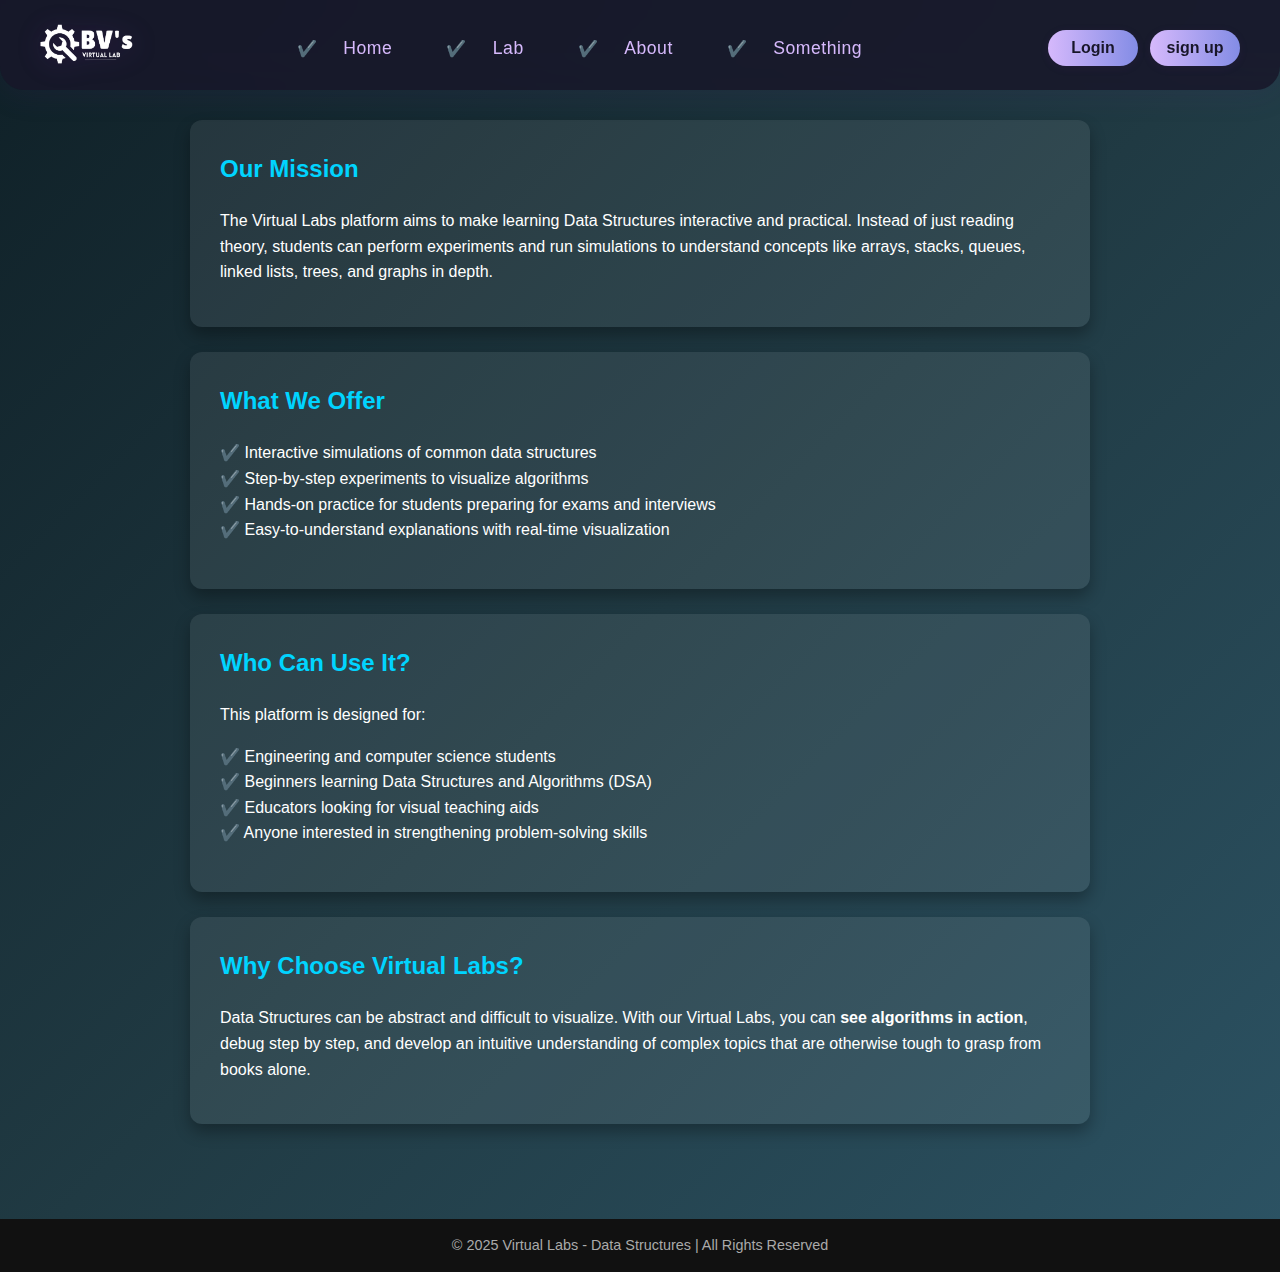
<file: About.html>
<!DOCTYPE html>
<html lang="en">
<head>
  <meta charset="UTF-8">
  <title>About | Virtual Labs - Data Structures</title>
  <link rel="stylesheet" href="styles.css">
  <style>
    body {
      margin: 0;
      font-family: Arial, sans-serif;
      background: linear-gradient(135deg, #0f2027, #203a43, #2c5364);
      color: #fff;
      line-height: 1.6;
    }

    header {
      background: #111;
      padding: 15px;
      text-align: center;
    }

    header h1 {
      margin: 0;
      font-size: 2em;
      color: #00d4ff;
    }

    .container {
      max-width: 900px;
      margin: auto;
      padding: 40px 20px;
    }

    .card {
      background: rgba(255, 255, 255, 0.08);
      border-radius: 12px;
      padding: 30px;
      margin-bottom: 25px;
      box-shadow: 0 8px 16px rgba(0,0,0,0.3);
      transition: transform 0.3s ease;
    }

    .card:hover {
      transform: translateY(-8px);
    }

    h2 {
      color: #00d4ff;
      margin-top: 0;
    }

    p {
      margin: 12px 0;
    }

    ul {
      list-style: none;
      padding: 0;
    }

    ul li::before {
      content: "✔️ ";
      color: #00d4ff;
    }

    footer {
      text-align: center;
      padding: 15px;
      background: #111;
      margin-top: 30px;
      font-size: 0.9em;
      color: #aaa;
    }
  </style>
</head>
<body>

 <div id="header">
     <div id="symbol">
         <a><img src="logo.png" style="width: 93px; height: 40px;"></a>
     </div>
     <div id="list">
         <ul>
             <li><a href="index.html" >Home</a></li>
             <li><a href="lab.html">Lab</a></li>
             <li><a href="About.html" class="active">About</a></li>
             <li><a href="#">Something</a></li>
         </ul>
         </div>
         <div id="login-signup">
         <div id="login" onclick="window.location.href='login.html'">
             <h style="text-align: center;">Login</h>
         </div>
         <div id="login" onclick="window.location.href='signup.html'">
             <h style="text-align: center;">sign up</h>
         </div>
         </div>
        </div>
    </div>

  <div class="container">

    <div class="card">
      <h2>Our Mission</h2>
      <p>The Virtual Labs platform aims to make learning Data Structures interactive and practical. 
         Instead of just reading theory, students can perform experiments and run simulations to 
         understand concepts like arrays, stacks, queues, linked lists, trees, and graphs in depth.</p>
    </div>

    <div class="card">
      <h2>What We Offer</h2>
      <ul>
        <li>Interactive simulations of common data structures</li>
        <li>Step-by-step experiments to visualize algorithms</li>
        <li>Hands-on practice for students preparing for exams and interviews</li>
        <li>Easy-to-understand explanations with real-time visualization</li>
      </ul>
    </div>

    <div class="card">
      <h2>Who Can Use It?</h2>
      <p>This platform is designed for:</p>
      <ul>
        <li>Engineering and computer science students</li>
        <li>Beginners learning Data Structures and Algorithms (DSA)</li>
        <li>Educators looking for visual teaching aids</li>
        <li>Anyone interested in strengthening problem-solving skills</li>
      </ul>
    </div>

    <div class="card">
      <h2>Why Choose Virtual Labs?</h2>
      <p>Data Structures can be abstract and difficult to visualize. 
         With our Virtual Labs, you can <b>see algorithms in action</b>, 
         debug step by step, and develop an intuitive understanding of 
         complex topics that are otherwise tough to grasp from books alone.</p>
    </div>

  </div>

  <footer>
    &copy; 2025 Virtual Labs - Data Structures | All Rights Reserved
  </footer>

</body>
</html>
</file>
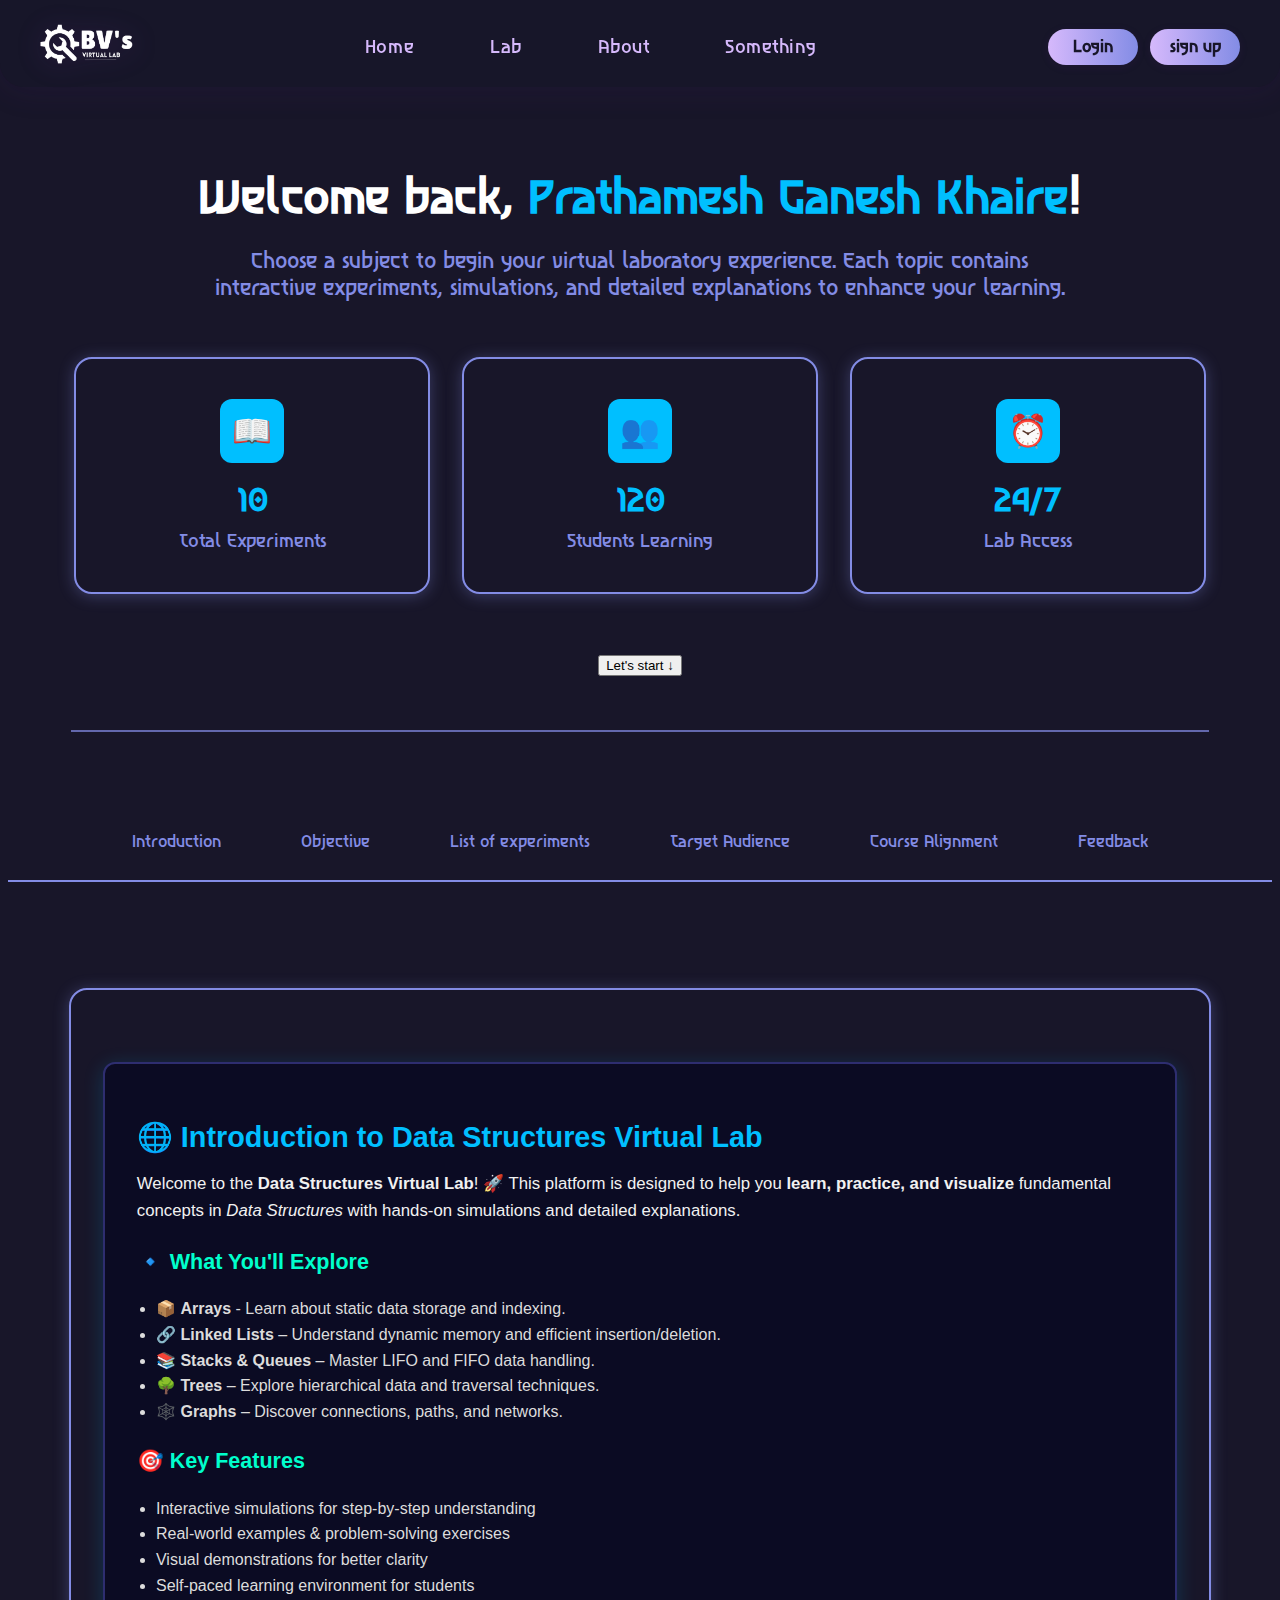
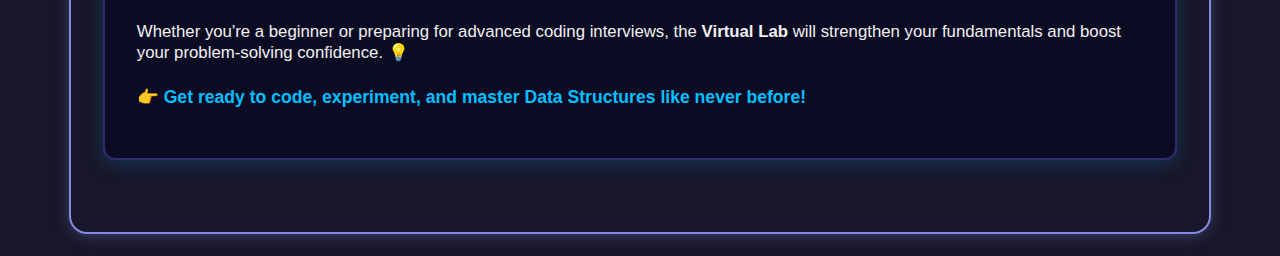
<file: lab.html>
<!DOCTYPE html>
<html lang="en">
<head>
    <meta charset="UTF-8">
    <meta name="viewport" content="width=device-width, initial-scale=1.0">

    <title>Document</title>
    <link rel="stylesheet" href="styles.css">
 <!-- Asimovian -->
 <link rel="preconnect" href="https://fonts.googleapis.com">
 <link rel="preconnect" href="https://fonts.gstatic.com" crossorigin>
 <link href="https://fonts.googleapis.com/css2?family=Asimovian&display=swap" rel="stylesheet">

 <!-- Gowun Batang -->
  <link href="https://fonts.googleapis.com/css2?family=Gowun+Batang:wght@400;700&display=swap" rel="stylesheet">

  <!-- Inter Font -->
  <link href="https://fonts.googleapis.com/css2?family=Inter:wght@400;600;700&display=swap" rel="stylesheet">

  <style>
    /* Add CSS to fix overlapping issues */
    .section-navbar-container {
        background: #181629;
        padding: 0;
        margin: 0;
        border-bottom: 2px solid #838CE5;
        z-index: 1000;
    }

    .section-navbar-fixed {
        position: fixed !important;
        top: 0 !important;
        left: 0 !important;
        right: 0 !important;
        width: 100% !important;
        z-index: 1000 !important;
        background: #181629 !important;
        border-bottom: 2px solid #838CE5 !important;
        box-shadow: 0 2px 10px rgba(131, 140, 229, 0.3) !important;
    }

    .section-navbar {
        margin-top: 70px;
        display: flex;
        justify-content: center;
        gap: 2rem;
        padding: 1rem 0;
        background: #181629;
    }

    .menu-link {
        color: #838CE5;
        text-decoration: none;
        padding: 0.8rem 1.5rem;
        border-radius: 8px;
        transition: all 0.3s ease;
        font-weight: 500;
    }

    /* Add padding when navbar is fixed to prevent overlap */
    body.navbar-fixed #lab-content {
        padding-top: 80px !important;
    }

    /* Ensure smooth transitions */
    #lab-content {
        transition: padding-top 0.3s ease;
    }

    /* Fix any potential z-index issues */
    #header {
        z-index: 2000;
    }

    #exp-modal {
        z-index: 3000;
    }

    /* Style for the simulation button */
    .simulate-btn {
        background: linear-gradient(135deg, #00bfff, #1a6ed8);
        color: white;
        border: none;
        padding: 12px 24px;
        font-size: 1.1rem;
        font-weight: 600;
        border-radius: 8px;
        cursor: pointer;
        text-decoration: none;
        display: inline-block;
        margin-top: 20px;
        transition: all 0.3s ease;
        box-shadow: 0 4px 15px rgba(0, 191, 255, 0.3);
    }

    .simulate-btn:hover {
        background: linear-gradient(135deg, #1a6ed8, #00bfff);
        transform: translateY(-2px);
        box-shadow: 0 6px 20px rgba(0, 191, 255, 0.4);
    }

    .simulate-btn:active {
        transform: translateY(0);
    }
  </style>
</head>
<body>
    <div id="header">
     <div id="symbol">
         <a><img src="logo.png" style="width: 93px; height: 40px;"></a>
     </div>
     <div id="list">
         <ul>
            <li><a href="index.html">Home</a></li>
            <li><a href="lab.html" class="active">Lab</a></li>
            <li><a href="About.html">About</a></li>
            <li><a href="#">Something</a></li>
         </ul>
         </div>
         <div id="login-signup">
         <div id="login" onclick="window.location.href='login.html'">
             <h style="text-align: center;">Login</h>
         </div>
         <div id="login" onclick="window.location.href='signup.html'">
             <h style="text-align: center;">sign up</h>
         </div>
         </div>
        </div>
    </div>
    <div id="main-lab-content" style="margin-top:80px; text-align:center;">
    <h1 style="font-size: 2.8rem; font-weight: 700; color: #fff; margin-bottom: 0.5rem;">
        Welcome back, <span style="color: #00bfff;">Prathamesh Ganesh Khaire</span><span style="color:#fff;">!</span>
    </h1>
    <p style="font-size: 1.3rem; color: #838CE5; margin-bottom: 3.5rem;text-align: center;width: 70%; margin-left: auto; margin-right: auto;">
        Choose a subject to begin your virtual laboratory experience. Each topic contains interactive experiments, simulations, and detailed explanations to enhance your learning.
    </p>
    <div style="display: flex; justify-content: center; gap: 2rem; flex-wrap: wrap;">
        <div class="lab-feature-box" style="background: #181629; border: 2px solid #838CE5; border-radius: 18px; width: 320px; padding: 2.5rem 1rem; box-shadow: 0 2px 16px #838CE555;">
            <div style="background: #00bfff; border-radius: 12px; width: 64px; height: 64px; margin: 0 auto 1rem auto; display: flex; align-items: center; justify-content: center;">
                <span style="font-size: 2rem; color: #fff;">📖</span>
            </div>
            <div style="font-size: 2rem; color: #00bfff; font-weight: 700;">10</div>
            <div style="color: #838CE5; font-size: 1.1rem; margin-top: 0.5rem;">Total Experiments</div>
        </div>
        <div class="lab-feature-box" style="background: #181629; border: 2px solid #838CE5; border-radius: 18px; width: 320px; padding: 2.5rem 1rem; box-shadow: 0 2px 16px #838CE555;">
            <div style="background: #00bfff; border-radius: 12px; width: 64px; height: 64px; margin: 0 auto 1rem auto; display: flex; align-items: center; justify-content: center;">
                <span style="font-size: 2rem; color: #fff;">👥</span>
            </div>
            <div style="font-size: 2rem; color: #00bfff; font-weight: 700;">120</div>
            <div style="color: #838CE5; font-size: 1.1rem; margin-top: 0.5rem;">Students Learning</div>
        </div>
        <div class="lab-feature-box" style="background: #181629; border: 2px solid #838CE5; border-radius: 18px; width: 320px; padding: 2.5rem 1rem; box-shadow: 0 2px 16px #838CE555;">
            <div style="background: #00bfff; border-radius: 12px; width: 64px; height: 64px; margin: 0 auto 1rem auto; display: flex; align-items: center; justify-content: center;">
                <span style="font-size: 2rem; color: #fff;">⏰</span>
            </div>
            <div style="font-size: 2rem; color: #00bfff; font-weight: 700;">24/7</div>
            <div style="color: #838CE5; font-size: 1.1rem; margin-top: 0.5rem;">Lab Access</div>
        </div>
    </div>
</div>

<div style="text-align: center; margin-top: 60px;">
    <button class="start-btn">
        Let's start ↓
    </button>
    <hr style="width: 90%; margin: 54px auto 12px auto; border: none; border-top: 2px solid #838CE5; opacity: 0.7;">
    <div class="section-navbar-container">
    <nav id="lab-menu" class="section-navbar">
        <a href="#introduction" class="menu-link active" data-section="introduction">Introduction</a>
        <a href="#objective" class="menu-link" data-section="objective">Objective</a>
        <a href="#experiments" class="menu-link" data-section="experiments">List of experiments</a>
        <a href="#audience" class="menu-link" data-section="audience">Target Audience</a>
        <a href="#alignment" class="menu-link" data-section="alignment">Course Alignment</a>
        <a href="#feedback" class="menu-link" data-section="feedback">Feedback</a>
    </nav>
</div>
</div>
<br><br><br><br>
<div id="lab-content">
    <div id="introduction" class="lab-section">
        <!-- Introduction content here -->
        <div style="width: 85%; margin: 22px auto; background: #181629; border: 2px solid #838CE5; border-radius: 18px; box-shadow: 0 2px 16px #838CE555; padding: 2.5rem 2rem; color: #fff; font-family: 'Inter', Arial, sans-serif; font-size: 1.15rem; text-align: left;">
            <div style="background-color: #0b0b23; border: 2px solid #2e2e70; border-radius: 12px; padding: 2rem; margin: 2rem auto; max-width: 1300px; box-shadow: 0px 4px 20px rgba(0, 191, 255, 0.2); font-family: Arial, sans-serif;">
                <h2 style="color: #00bfff; font-weight: 700; margin-bottom: 1rem; font-size: 1.8rem;">
                    🌐 Introduction to Data Structures Virtual Lab
                </h2>
                <p style="color: #f1f1f1; font-size: 1.05rem; line-height: 1.6;">
                    Welcome to the <strong>Data Structures Virtual Lab</strong>! 🚀  
                    This platform is designed to help you <strong>learn, practice, and visualize</strong> fundamental concepts in 
                    <em>Data Structures</em> with hands-on simulations and detailed explanations.
                </p>

                <h3 style="color: #00ffcc; margin-top: 1.5rem;">🔹 What You'll Explore</h3>
                <ul style="color: #dcdcdc; font-size: 1rem; line-height: 1.6; padding-left: 1.2rem;">
                    <li>📦 <strong>Arrays</strong> - Learn about static data storage and indexing.</li>
                    <li>🔗 <strong>Linked Lists</strong> – Understand dynamic memory and efficient insertion/deletion.</li>
                    <li>📚 <strong>Stacks & Queues</strong> – Master LIFO and FIFO data handling.</li>
                    <li>🌳 <strong>Trees</strong> – Explore hierarchical data and traversal techniques.</li>
                    <li>🕸️ <strong>Graphs</strong> – Discover connections, paths, and networks.</li>
                </ul>

                <h3 style="color: #00ffcc; margin-top: 1.5rem;">🎯 Key Features</h3>
                <ul style="color: #dcdcdc; font-size: 1rem; line-height: 1.6; padding-left: 1.2rem;">
                    <li> Interactive simulations for step-by-step understanding</li>
                    <li> Real-world examples & problem-solving exercises</li>
                    <li> Visual demonstrations for better clarity</li>
                    <li> Self-paced learning environment for students</li>
                </ul>

                <p style="color: #f1f1f1; margin-top: 1.5rem; font-size: 1.05rem;">
                    Whether you're a beginner or preparing for advanced coding interviews, 
                    the <strong>Virtual Lab</strong> will strengthen your fundamentals and 
                    boost your problem-solving confidence. 💡
                </p>

                <p style="color: #00bfff; font-weight: bold; font-size: 1.1rem; margin-top: 1.5rem;">
                    👉 Get ready to code, experiment, and master Data Structures like never before!
                </p>
            </div>
        </div>
    </div>
    <div id="objective" class="lab-section" style="display:none;">
        <!-- Objectives content here -->
        <div style="width: 85%; margin: 22px auto; background: #181629; border: 2px solid #838CE5; border-radius: 18px; box-shadow: 0 2px 16px #838CE555; padding: 2.5rem 2rem; color: #fff; font-family: 'Inter', Arial, sans-serif; font-size: 1.15rem; text-align: left;">
            <div style="background-color: #0b0b23; border: 2px solid #2e2e70; border-radius: 12px; padding: 2rem; margin: 2rem auto; max-width: 1300px; box-shadow: 0px 4px 20px rgba(0, 191, 255, 0.12); font-family: Arial, sans-serif;">
                <h2 style="color: #00bfff; font-weight: 700; margin-bottom: 1rem; font-size: 1.8rem;">
                    🎯 Objectives & Motives
                </h2>
                <p style="color: #f1f1f1; font-size: 1.05rem; line-height: 1.6;">
                    This <strong>Data Structures Virtual Lab</strong> is developed for students of
                    <strong>Bharti Vidyapeeth Deemed University College of Engineering, Navi Mumbai</strong>.
                    The platform aims to make learning Data Structures simple, practical and engaging — especially for First Year (FY) and Second Year (SY) students.
                </p>

                <h3 style="color: #00ffcc; margin-top: 1.25rem;">🔹 Primary Objectives</h3>
                <ul style="color: #dcdcdc; font-size: 1rem; line-height: 1.6; padding-left: 1.2rem;">
                    <li>Build strong fundamentals in arrays, linked lists, stacks, queues, trees and graphs.</li>
                    <li>Provide interactive simulations that connect theory with visual, hands-on practice.</li>
                    <li>Help FY &amp; SY students prepare for exams and practical lab sessions efficiently.</li>
                    <li>Offer step-by-step problem walkthroughs and example-based learning.</li>
                    <li>Encourage self-paced learning with exercises, quizzes and small coding tasks.</li>
                </ul>

                <h3 style="color: #00ffcc; margin-top: 1.25rem;">🔸 Motives</h3>
                <ul style="color: #dcdcdc; font-size: 1rem; line-height: 1.6; padding-left: 1.2rem;">
                    <li>Bridge the gap between classroom lectures and real coding experience.</li>
                    <li>Simplify complex topics using visual aids and stepwise simulations.</li>
                    <li>Make DS approachable and less intimidating for new learners.</li>
                    <li>Provide resources and pointers to deepen understanding beyond the syllabus.</li>
                </ul>

                <p style="color: #f1f1f1; margin-top: 1.25rem; font-size: 1.05rem;">
                    Designed with FY &amp; SY students in mind, this lab will help you practise, visualise and master Data Structures through small projects and exercises — so you learn faster and retain more.
                </p>

                <p style="color: #00bfff; font-weight: bold; font-size: 1.05rem; margin-top: 1rem;">
                    👉 Start exploring the modules and try the interactive exercises to build your DS skills!
                </p>
            </div>
        </div>
    </div>
    <div id="experiments" class="lab-section" style="display:none;">
    <div style="width: 95%; margin: 90px auto 22px auto; background: #181629; border: 2px solid #838CE5; border-radius: 18px; box-shadow: 0 2px 16px #838CE555; padding: 2.5rem 2rem; color: #fff; font-family: 'Inter', Arial, sans-serif; font-size: 1.15rem; text-align: left;">
        <div style="display: grid; grid-template-columns: repeat(3, 1fr); gap: 40px; justify-items: center;">
            <div class="exp-box" id="exp1-box"><img src="EXP1.jpg" alt="EXP 1"><span style="display:none;">EXP 1</span></div>
            <div class="exp-box" id="exp2-box"><img src="EXP2.jpg" alt="EXP 2"><span style="display:none;">EXP 2</span></div>
            <div class="exp-box" id="exp2-box"><img src="EXP3.jpg" alt="EXP 2"><span style="display:none;">EXP 3</span></div>
            <div class="exp-box" id="exp2-box"><img src="EXP4.jpg" alt="EXP 2"><span style="display:none;">EXP 4</span></div>
            <div class="exp-box" id="exp2-box"><img src="EXP5.jpg" alt="EXP 2"><span style="display:none;">EXP 5</span></div>
            <div class="exp-box" id="exp2-box"><img src="EXP6.jpg" alt="EXP 2"><span style="display:none;">EXP 6</span></div>
            <div class="exp-box" id="exp2-box"><img src="EXP7.jpg" alt="EXP 2"><span style="display:none;">EXP 7</span></div>
            <div class="exp-box" id="exp2-box"><img src="EXP8.jpg" alt="EXP 2"><span style="display:none;">EXP 8</span></div>
            <div class="exp-box" id="exp2-box"><img src="EXP9.jpg" alt="EXP 2"><span style="display:none;">EXP 9</span></div>
            <div class="exp-box" id="exp2-box"><img src="EXP10.jpg" alt="EXP 2"><span style="display:none;">EXP 10</span></div>
        </div>
    </div>
</div>
    <div id="audience" class="lab-section" style="display:none;">
        <!-- Target Audience content here -->
        <div style="width: 85%; margin: 22px auto; background: #181629; border: 2px solid #838CE5; border-radius: 18px; box-shadow: 0 2px 16px #838CE555; padding: 2.5rem 2rem; color: #fff; font-family: 'Inter', Arial, sans-serif; font-size: 1.15rem; text-align: left;">
            <h3 style="color: #00bfff; margin-bottom: 1rem;">Target Audience</h3>
            <p>Content for Target Audience section will be available here.</p>
        </div>
    </div>
    <div id="alignment" class="lab-section" style="display:none;">
        <!-- Course Alignment content here -->
        <div style="width: 85%; margin: 22px auto; background: #181629; border: 2px solid #838CE5; border-radius: 18px; box-shadow: 0 2px 16px #838CE555; padding: 2.5rem 2rem; color: #fff; font-family: 'Inter', Arial, sans-serif; font-size: 1.15rem; text-align: left;">
            <h3 style="color: #00bfff; margin-bottom: 1rem;">Course Alignment</h3>
            <p>Content for Course Alignment section will be available here.</p>
        </div>
    </div>
    <div id="feedback" class="lab-section" style="display:none;">
        <!-- Feedback content here -->
        <div style="width: 85%; margin: 22px auto; background: #181629; border: 2px solid #838CE5; border-radius: 18px; box-shadow: 0 2px 16px #838CE555; padding: 2.5rem 2rem; color: #fff; font-family: 'Inter', Arial, sans-serif; font-size: 1.15rem; text-align: left;">
            <h3 style="color: #00bfff; margin-bottom: 1rem;">Feedback</h3>
            <p>Content for Feedback section will be available here.</p>
        </div>
    </div>
</div>

<!-- Modal container -->
<div id="exp-modal" style="display:none; position:fixed; top:0; left:0; width:100vw; height:100vh; background:rgba(24,22,41,0.85); z-index:3000; align-items:center; justify-content:center; border-radius:48px;">
  <div id="exp-modal-content" style="background:#181629; border:2px solid #838CE5; border-radius:0px; box-shadow:0 8px 32px #838CE599; width:85vw; height:80vh; max-width:1700px; max-height:900px; padding:0; color:#fff; font-family:'Inter', Arial, sans-serif; position:relative; display:flex;">
    <span id="close-exp-modal" style="position:absolute; top:18px; right:22px; font-size:2rem; color:#838CE5; cursor:pointer; border-radius:48px;">&times;</span>
    <div id="exp-modal-sidebar" style="width:220px; background:#181629; border-right:1.5px solid #838CE5; padding:40px 0 0 0; display:flex; flex-direction:column; align-items:flex-start;">
      <button class="exp-modal-side-btn active">AIM</button>
      <button class="exp-modal-side-btn">Theory</button>
      <button class="exp-modal-side-btn">Simulation</button>
      <button class="exp-modal-side-btn">References</button>
      <button class="exp-modal-side-btn">Feedback</button>
    </div>
    <div id="exp-modal-main" style="flex:1; padding:40px 48px 40px 48px; overflow-y:auto;">
      <h2 id="exp-modal-title" style="color:#00bfff; font-weight:700; margin-bottom:1.5rem; text-align:center;">EXP 1</h2>
      <div id="exp-modal-section-content">
        <!-- Default content for AIM -->
        <h3 style="color:#1a6ed8; font-size:2rem; margin-bottom:1rem;">AIM</h3>
        <p style="font-size:1.15rem; color:#fff;">Describe the aim of EXP 1 here.</p>
      </div>
    </div>
  </div>
</div>

<script>
// Navigation logic for section tabs
document.querySelectorAll('.menu-link').forEach(link => {
    link.addEventListener('click', function(e) {
        e.preventDefault();
        // Switch active tab
        document.querySelectorAll('.menu-link').forEach(l => l.classList.remove('active'));
        this.classList.add('active');
        // Hide all sections
        document.querySelectorAll('.lab-section').forEach(sec => sec.style.display = 'none');
        // Show selected section
        const sectionId = this.getAttribute('data-section');
        document.getElementById(sectionId).style.display = 'block';
    });
});

// Show Introduction by default
document.querySelectorAll('.lab-section').forEach(sec => sec.style.display = 'none');
document.getElementById('introduction').style.display = 'block';

// Start button functionality - FIXED VERSION
document.querySelector('.start-btn').addEventListener('click', function() {
    // Reset active menu
    document.querySelectorAll('.menu-link').forEach(l => l.classList.remove('active'));
    document.querySelector('[data-section="introduction"]').classList.add('active');

    // Hide all sections
    document.querySelectorAll('.lab-section').forEach(sec => sec.style.display = 'none');

    // Show Introduction
    const target = document.getElementById('introduction');
    target.style.display = 'block';

    // Add body class to handle fixed navbar spacing
    document.body.classList.add('navbar-fixed');

    // Scroll smoothly with proper offset accounting for fixed navbar
    const navbarHeight = document.querySelector('.section-navbar-container').offsetHeight;
    window.scrollTo({
        top: target.getBoundingClientRect().top + window.scrollY - navbarHeight - 30,
        behavior: 'smooth'
    });
});

// Fixed navbar on scroll - IMPROVED VERSION
const navbarContainer = document.querySelector('.section-navbar-container');
const navbarOffset = navbarContainer.offsetTop;

window.addEventListener('scroll', function() {
    if (window.scrollY > navbarOffset) {
        navbarContainer.classList.add('section-navbar-fixed');
        document.body.classList.add('navbar-fixed');
    } else {
        navbarContainer.classList.remove('section-navbar-fixed');
        document.body.classList.remove('navbar-fixed');
    }
});

// Theory content stored as JavaScript objects
const experimentData = {
    "EXP 1": {
        aim: "Write a program to implement functions on Stack ADT using an array.",
        theory: `
        <h3 style="color:#1a6ed8; font-size:2rem; margin-bottom:1rem;">Stack Data Structure</h3>
        <p style="font-size:1.15rem; color:#fff;">
            <strong>Definition</strong><br>
            A stack is a linear data structure that follows the Last In, First Out (LIFO) principle.<br>
            The last element inserted is the first one to be removed.<br>
            Insertion and deletion are allowed only from one end, called the top of the stack.
        </p>
        <ul style="color:#dcdcdc; font-size:1rem; line-height:1.6; padding-left:1.2rem;">
            <li><strong>Main operations:</strong>
                <ul>
                    <li>Push → Insert an element.</li>
                    <li>Pop → Remove the top element.</li>
                    <li>Peek/Top → View the top element without removing it.</li>
                </ul>
            </li>
            <li><strong>Basic Concept</strong>
                <ul>
                    <li>A stack ensures a strict LIFO order.</li>
                    <li>Elements are added and removed only from the top.</li>
                    <li>Useful for problems requiring reversing order or tracking recent actions.</li>
                </ul>
            </li>
            <li><strong>Basic Applications</strong>
                <ul>
                    <li>Function Call Management → Call stack.</li>
                    <li>Undo/Redo Operations → In text editors.</li>
                    <li>Expression Evaluation & Syntax Parsing → In compilers.</li>
                    <li>Backtracking Algorithms → Maze or puzzle solving.</li>
                </ul>
            </li>
            <li><strong>Implementation</strong>
                <ul>
                    <li>Arrays (fixed size).</li>
                    <li>Linked Lists (dynamic size).</li>
                </ul>
            </li>
            <li><strong>Standard Operations on Stack</strong>
                <ul>
                    <li>Push – Add element to the top. If full (array-based), causes overflow.</li>
                    <li>Pop – Remove top element. If empty, causes underflow.</li>
                    <li>Peek (Top) – Show top element without removing.</li>
                    <li>isEmpty() – Check if stack is empty.</li>
                    <li>isFull() – Check if stack is full (array-based).</li>
                    <li>Size() – Number of elements in stack.</li>
                    <li>Display() – Print all elements from top to bottom.</li>
                </ul>
            </li>
            <li><strong>Features of Stack</strong>
                <ul>
                    <li>LIFO Structure – Last in, first out.</li>
                    <li>Single-End Operations – Insert/delete only at top.</li>
                    <li>Efficient Memory Use – In linked list implementation.</li>
                    <li>Limited Operations – Only push, pop, peek, etc.</li>
                    <li>Simple to Implement – Easy concept and coding.</li>
                    <li>Static or Dynamic – Arrays (fixed) or Linked Lists (dynamic).</li>
                </ul>
            </li>
            <li><strong>Advantages</strong>
                <ul>
                    <li>Easy to use and manage.</li>
                    <li>Supports recursion (function calls use system stack).</li>
                    <li>Helps in memory management during recursion.</li>
                    <li>Supports backtracking (undo, maze solving, history).</li>
                    <li>Useful for expression evaluation (e.g., infix → postfix).</li>
                </ul>
            </li>
            <li><strong>Disadvantages</strong>
                <ul>
                    <li>Limited Access → Only top element accessible.</li>
                    <li>Overflow/Underflow Risks.</li>
                    <li>Fixed Size (arrays) → Must be predefined.</li>
                    <li>Inefficient for Searching → No random access.</li>
                    <li>Memory Issues in Recursion → Deep recursion may cause stack overflow.</li>
                </ul>
            </li>
            <li><strong>Algorithm for Stack Operations</strong>
                <pre style="background:#23234a; color:#fff; padding:1rem; border-radius:8px; font-size:1rem;">
Start
Initialize empty list: stack = []
Define MAX = 5 (max size).

Push()
If len(stack) == MAX → Overflow.
Else → Insert element at top.

Pop()
If empty → Underflow.
Else → Remove and return top element.

Peek()
If not empty → Show stack[-1].
Else → Print "Empty".

isFull()
If len(stack) == MAX → Print "Full".
Else → Print "Not Full".

isEmpty()
If empty → Print "Empty".
Else → Print "Not Empty".

Display()
If not empty → Show elements (top → bottom).
Else → Print "Empty".

Menu (Repeat Until Exit):
1 → Push
2 → Pop
3 → Peek
4 → isFull
5 → isEmpty
6 → Display
7 → Exit
                </pre>
            </li>
        </ul>
        `,
        simulation: `
        <h3 style="color:#1a6ed8; font-size:2rem; margin-bottom:1rem;">Interactive Stack Simulation</h3>
        <p style="font-size:1.15rem; color:#fff; margin-bottom:1.5rem;">
            Experience hands-on stack operations with our interactive simulation tool. 
            Visualize push, pop, peek operations and understand LIFO behavior in real-time.
        </p>
        <a href="https://stack-bvlab.netlify.app/" target="_blank" class="simulate-btn">
            Let's simulate
        </a>
        <p style="font-size:1rem; color:#838CE5; margin-top:1rem;">
            Click the button above to launch the interactive stack simulation in a new window.
        </p>
        `,
        references: "Stack references and external links will be provided here.",
        feedback: "Feedback form for EXP 1 will be available here."
    },
    "EXP 2": {
        aim: "Write a program to convert and solve expression from <br>(a) Infix to Prefix <br>(b) Infix to Postfix",
        theory: `
        <h3 style="color:#1a6ed8; font-size:2rem; margin-bottom:1rem;">Infix, Prefix, and Postfix Expressions</h3>
        <p style="font-size:1.15rem; color:#fff;">
            <strong>Introduction</strong><br>
            <ul>
                <li><strong>Infix Notation:</strong> Operators are written between operands (e.g., A + B).</li>
                <li><strong>Prefix (Polish) Notation:</strong> Operators are written before operands (e.g., + A B).</li>
                <li><strong>Postfix (Reverse Polish) Notation:</strong> Operators are written after operands (e.g., A B +).</li>
            </ul>
            👉 Computers prefer prefix or postfix because:
            <ul>
                <li>No parentheses are required.</li>
                <li>Operator precedence and associativity are inherently managed.</li>
                <li>Parsing and evaluation are easier.</li>
            </ul>
        </p>
        <h4 style="color:#00bfff; margin-top:1.5rem;">Infix to Prefix Conversion</h4>
        <ul style="color:#dcdcdc; font-size:1rem; line-height:1.6; padding-left: 1.2rem;">
            <li>Operators come before operands → e.g., + A B.</li>
            <li>No parentheses required.</li>
            <li>Uses reverse logic → reverse infix → convert to postfix → reverse result.</li>
            <li>Easier for compilers to parse and evaluate.</li>
            <li>Evaluation order → right to left.</li>
        </ul>
        <h4 style="color:#00bfff; margin-top:1.5rem;">Infix to Postfix Conversion</h4>
        <ul style="color:#dcdcdc; font-size:1rem; line-height:1.6; padding-left: 1.2rem;">
            <li>Operators come after operands → e.g., A B +.</li>
            <li>No parentheses required.</li>
            <li>Evaluated left to right.</li>
            <li>Uses a stack for managing operators and precedence.</li>
            <li>Widely used in calculators and interpreters.</li>
        </ul>
        <h4 style="color:#00bfff; margin-top:1.5rem;">Applications</h4>
        <ul style="color:#dcdcdc; font-size:1rem; line-height:1.6; padding-left: 1.2rem;">
            <li><strong>Compiler Design:</strong> Converts programmer-written infix expressions into prefix or postfix. Simplifies parsing and code generation.</li>
            <li><strong>Expression Evaluation in Calculators:</strong> Scientific calculators and stack-based machines use postfix (RPN). Eliminates parentheses and precedence complexity.</li>
        </ul>
        <h4 style="color:#00bfff; margin-top:1.5rem;">Algorithm for Conversions</h4>
        <strong>Infix → Postfix</strong>
        <pre style="background:#23234a; color:#fff; padding:1rem; border-radius:8px; font-size:1rem;">
Scan infix expression from left to right.
If symbol is an operand, add to postfix expression.
If symbol is an operator:
    If stack is empty, or top is (, or top has lower precedence, push operator.
    Else, pop higher/equal precedence operators to postfix, then push current operator.
If symbol is (, push it to stack.
If symbol is ), pop and add to postfix until ( is found (discard both parentheses).
Repeat until expression ends.
Pop remaining operators from stack to postfix.
        </pre>
        <strong>Infix → Prefix</strong>
        <pre style="background:#23234a; color:#fff; padding:1rem; border-radius:8px; font-size:1rem;">
Reverse the infix expression.
Swap ( with ) and vice versa.
Scan reversed expression from left to right.
If symbol is an operand, add to prefix expression.
If symbol is an operator:
    If stack is empty, or top is (, or operator has higher precedence, push it.
    Else, pop from stack until lower precedence operator is found, then push current operator.
If symbol is (, push it to stack.
If symbol is ), pop to prefix until ( is found (discard both parentheses).
Repeat until expression ends.
Pop remaining operators and add to prefix.
Reverse the result to get final prefix expression.
        </pre>
        `,
        simulation: "Interactive Expression Conversion Simulation will be available here.",
        references: "Expression conversion references and external links will be provided here.",
        feedback: "Feedback form for EXP 2 will be available here."
    }
};

// Modal logic for experiment boxes
document.querySelectorAll('.exp-box').forEach(box => {
    box.addEventListener('click', function() {
        const expName = this.textContent;
        document.getElementById('exp-modal-title').textContent = expName;
        document.getElementById('exp-modal').style.display = 'flex';
        document.getElementById('exp-modal').setAttribute('data-exp', expName);

        // Reset sidebar to AIM and make it active
        document.querySelectorAll('.exp-modal-side-btn').forEach(btn => btn.classList.remove('active'));
        document.querySelector('.exp-modal-side-btn').classList.add('active');

        // Load AIM content
        loadModalContent(expName, 'AIM');
    });
});

// Function to load modal content based on experiment and section
function loadModalContent(expName, section) {
    const contentDiv = document.getElementById('exp-modal-section-content');

    if (experimentData[expName]) {
        const exp = experimentData[expName];

        switch(section) {
            case 'AIM':
                contentDiv.innerHTML = `
                    <h3 style="color:#1a6ed8; font-size:2rem; margin-bottom:1rem;">AIM</h3>
                    <p style="font-size:1.15rem; color:#fff;">${exp.aim}</p>
                `;
                break;
            case 'Theory':
                contentDiv.innerHTML = exp.theory;
                break;
            case 'Simulation':
                contentDiv.innerHTML = exp.simulation;
                break;
            case 'References':
                contentDiv.innerHTML = `
                    <h3 style="color:#1a6ed8; font-size:2rem; margin-bottom:1rem;">References</h3>
                    <p style="font-size:1.15rem; color:#fff;">${exp.references}</p>
                `;
                break;
            case 'Feedback':
                contentDiv.innerHTML = `
                    <h3 style="color:#1a6ed8; font-size:2rem; margin-bottom:1rem;">Feedback</h3>
                    <p style="font-size:1.15rem; color:#fff;">${exp.feedback}</p>
                `;
                break;
        }
    } else {
        // Default content for experiments without specific data
        contentDiv.innerHTML = `
            <h3 style="color:#1a6ed8; font-size:2rem; margin-bottom:1rem;">${section}</h3>
            <p style="font-size:1.15rem; color:#fff;">Content for ${section} of ${expName} will be available soon.</p>
        `;
    }
}

// Sidebar tab switching
document.querySelectorAll('.exp-modal-side-btn').forEach(btn => {
    btn.addEventListener('click', function() {
        document.querySelectorAll('.exp-modal-side-btn').forEach(b => b.classList.remove('active'));
        this.classList.add('active');

        const expName = document.getElementById('exp-modal').getAttribute('data-exp');
        const section = this.textContent;

        loadModalContent(expName, section);
    });
});

// Close modal
document.getElementById('close-exp-modal').onclick = function() {
    document.getElementById('exp-modal').style.display = 'none';
};

// Close modal when clicking outside
document.getElementById('exp-modal').onclick = function(e) {
    if (e.target === this) {
        this.style.display = 'none';
    }
};
</script>
</body>
</html>
</file>
<file: styles.css>
body {
    padding-top: 80px;
    background: #181629; /* deep black */
    font-family: 'Asimovian', 'Gowun Batang', Arial, sans-serif;
    font-weight: 400;
    font-style: normal;
    color: #fff;
    min-height: 100vh;
}

#header {
    position: fixed;
    top: 0;
    left: 0;
    width: 100vw;
    z-index: 1000;
    padding: 24px 40px 18px 40px;
    display: flex;
    flex-direction: row;
    justify-content: space-between;
    align-items: center;
    box-sizing: border-box;
    background: rgba(24, 22, 41, 0.85); /* semi-transparent black */
    backdrop-filter: blur(16px);
    box-shadow: 0 4px 32px 0 rgba(80,32,122,0.12); /* removed the inset line */
    border-bottom-left-radius: 24px;
    border-bottom-right-radius: 24px;
}

#symbol img {
    filter: drop-shadow(0 2px 12px #50207A55);
}

#list ul {
    list-style: none;
    margin: 0;
    padding: 0;
    display: flex;
    gap: 32px;
}

#list li {
    display: inline;
}

#list a {
    color: #D6B9FC;
    text-decoration: none;
    font-size: 1.1rem;
    padding: 10px 22px;
    position: relative;
    border-radius: 12px;
    transition: background 0.3s, color 0.3s, box-shadow 0.3s;
    font-weight: 500;
    letter-spacing: 0.03em;
}

#list a:hover, #list a:focus {
    background: linear-gradient(90deg, #D6B9FC 0%, #838CE5 100%);
    color: #181629;
    box-shadow: 0 2px 12px #838CE555;
}

#login-signup {
    display: flex;
    flex-direction: row;
    gap: 12px;
}

#login {
    background: linear-gradient(90deg, #D6B9FC 0%, #838CE5 100%);
    border-radius: 18px;
    height: 36px;
    width: 90px;
    color: #181629;
    text-align: center;
    margin-right: 0;
    display: flex;
    align-items: center;
    justify-content: center;
    font-weight: 600;
    font-size: 1rem;
    cursor: pointer;
    box-shadow: 0 2px 8px #50207A22;
    transition: background 0.2s, color 0.2s, box-shadow 0.2s;
    border: none;
}
#login:hover {
    background: #838CE5;
    color: #fff;
    box-shadow: 0 4px 16px #838CE555;
}

#hpbigflex {
    display: flex;
    flex-direction: column;
    color: white;
    justify-content: center;
    margin-top: 40px;
    gap: 64px;
}

#hpb1, #hpb2, #hpb3 {
    text-align: center;
    margin: 0 auto 32px auto;
    max-width: 1100px;
    /* Remove background, border, border-radius, box-shadow */
    background: none;
    border: none;
    border-radius: 0;
    box-shadow: none;
    padding: 48px 32px 32px 32px; /* You can reduce padding if you want less space */
}

.hpb1b {
    padding: 14px 32px;
    margin: 30px 18px 0 18px;
    border: none;
    border-radius: 18px;
    background: linear-gradient(90deg, #D6B9FC 0%, #838CE5 100%);
    color: #181629;
    font-weight: 700;
    font-size: 1.1rem;
    cursor: pointer;
    box-shadow: 0 2px 12px #838CE555;
    transition: background 0.2s, color 0.2s, box-shadow 0.2s, transform 0.2s;
    display: flex;
    align-items: center;
    justify-content: center;
}
.hpb1b:hover {
    background: #838CE5;
    color: #fff;
    transform: translateY(-2px) scale(1.04);
    box-shadow: 0 6px 24px #838CE555;
}

#hpb2 h1, #hpb3 h1,
#hpb2 h4, #hpb3 h4 {
    font-family: 'Asimovian', 'Gowun Batang', Arial, sans-serif;
    color: #838CE5;
    font-weight: 400;
    margin-bottom: 24px;
}

#hpb1 h1 {
    color: #fff;
    font-family: 'Asimovian', Arial, sans-serif;
    font-weight: 700;
    letter-spacing: 0.04em;
    margin-bottom: 18px;
}

.hpb2b {
    border: none;
    background: linear-gradient(135deg, #181629 60%, #838CE5 100%);
    height: 220px;
    width: 320px;
    margin: 20px;
    border-radius: 20px;
    box-shadow: 0 2px 16px #50207A33;
    transition: transform 0.2s, box-shadow 0.2s;
    display: flex;
    align-items: center;
    justify-content: center;
    border: 1.5px solid #838CE5;
}
.hpb2b:hover {
    transform: scale(1.04) translateY(-4px);
    box-shadow: 0 8px 32px #838CE555;
}

.hpb3b {
    border: none;
    background: linear-gradient(135deg, #D6B9FC 0%, #838CE5 100%);
    height: 270px;
    width: 210px;
    margin: 20px;
    border-radius: 20px;
    box-shadow: 0 2px 16px #50207A33;
    transition: transform 0.2s, box-shadow 0.2s;
    display: flex;
    align-items: center;
    justify-content: center;
    border: 1.5px solid #838CE5;
}
.hpb3b:hover {
    transform: scale(1.04) translateY(-4px);
    box-shadow: 0 8px 32px #D6B9FC55;
}

.section-divider {
    border: none;
    border-top: 2.5px solid #D6B9FC;
    margin: 40px auto 30px auto;
    width: 80%; /* Increased from 70% */
    opacity: 0.8;
    border-radius: 2px;
    box-shadow: 0 2px 8px #D6B9FC44;
}

#footer {
    margin-top: 60px;
    padding: 40px 0 20px 0;
    text-align: center;
    color: #838CE5;
    font-size: 1.1rem;
    letter-spacing: 0.04em;
    background: transparent;
}

/* Responsive Design */
@media (max-width: 1200px) {
    #hpb1, #hpb2, #hpb3 {
        max-width: 98vw;
        padding: 32px 8vw;
    }
    .hpb2b, .hpb3b {
        width: 90vw;
        max-width: 320px;
    }
}
@media (max-width: 800px) {
    #header {
        flex-direction: column;
        padding: 18px 8vw 10px 8vw;
        border-radius: 0 0 18px 18px;
    }
    #hpbigflex {
        gap: 32px;
    }
    .hpb2b, .hpb3b {
        width: 90vw;
        max-width: 260px;
        height: 160px;
    }
    #hpb1, #hpb2, #hpb3 {
        padding: 24px 2vw;
    }
}
@media (max-width: 600px) {
    #header {
        padding: 10px 2vw 6px 2vw;
    }
    #hpbigflex {
        gap: 18px;
    }
    #hpb1, #hpb2, #hpb3 {
        padding: 12px 1vw;
        border-radius: 12px;
    }
    .hpb2b, .hpb3b {
        margin: 10px;
        border-radius: 12px;
    }
}
</file>
